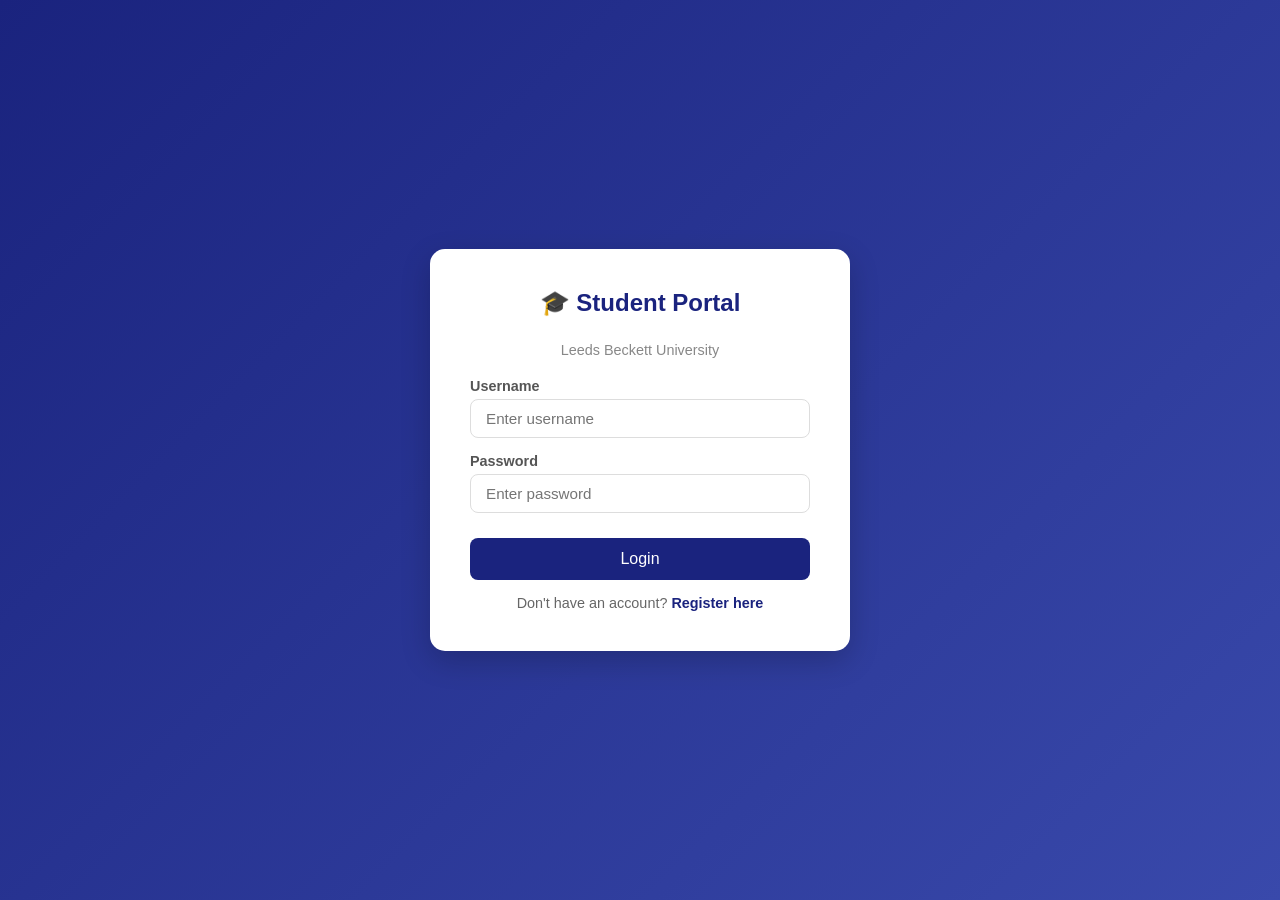
<file: student-portal-frontend/index.html>
<!DOCTYPE html>
<html lang="en">
<head>
    <meta charset="UTF-8">
    <meta name="viewport" content="width=device-width, initial-scale=1.0">
    <title>Student Portal — LBU</title>
    <link rel="stylesheet" href="style.css">
</head>
<body>

<div class="auth-container">
    <div class="auth-box">
        <h2>🎓 Student Portal</h2>
        <p style="text-align:center; color:#888; margin-bottom:20px; font-size:0.9rem;">Leeds Beckett University</p>

        <div id="alert" class="alert hidden"></div>

        <!-- LOGIN FORM -->
        <div id="loginForm">
            <div class="form-group">
                <label>Username</label>
                <input type="text" id="loginUsername" placeholder="Enter username">
            </div>
            <div class="form-group">
                <label>Password</label>
                <input type="password" id="loginPassword" placeholder="Enter password">
            </div>
            <button class="btn" onclick="login()">Login</button>
            <div class="toggle-link">
                Don't have an account? <span onclick="showRegister()">Register here</span>
            </div>
        </div>

        <!-- REGISTER FORM -->
        <div id="registerForm" class="hidden">
            <div class="form-group">
                <label>Username</label>
                <input type="text" id="regUsername" placeholder="Choose a username">
            </div>
            <div class="form-group">
                <label>Password</label>
                <input type="password" id="regPassword" placeholder="Choose a password">
            </div>
            <div class="form-group">
                <label>First Name</label>
                <input type="text" id="regFirstName" placeholder="Enter first name">
            </div>
            <div class="form-group">
                <label>Last Name</label>
                <input type="text" id="regLastName" placeholder="Enter last name">
            </div>
            <div class="form-group">
                <label>Email</label>
                <input type="email" id="regEmail" placeholder="Enter email">
            </div>
            <button class="btn" onclick="register()">Register</button>
            <button class="btn btn-secondary" onclick="showLogin()">Back to Login</button>
        </div>
    </div>
</div>

<script src="app.js"></script>
</body>
</html>
</file>
<file: student-portal-frontend/style.css>
* {
    margin: 0;
    padding: 0;
    box-sizing: border-box;
    font-family: 'Segoe UI', sans-serif;
}

body {
    background: #f0f2f5;
    color: #333;
}

.navbar {
    background: #1a237e;
    color: white;
    padding: 15px 30px;
    display: flex;
    justify-content: space-between;
    align-items: center;
}

.navbar h1 {
    font-size: 1.3rem;
}

.navbar button {
    background: #e53935;
    color: white;
    border: none;
    padding: 8px 16px;
    border-radius: 5px;
    cursor: pointer;
}

.container {
    max-width: 900px;
    margin: 30px auto;
    padding: 0 20px;
}

.card {
    background: white;
    border-radius: 10px;
    padding: 25px;
    margin-bottom: 20px;
    box-shadow: 0 2px 8px rgba(0,0,0,0.1);
}

.card h2 {
    color: #1a237e;
    margin-bottom: 20px;
    border-bottom: 2px solid #e8eaf6;
    padding-bottom: 10px;
}

.auth-container {
    min-height: 100vh;
    display: flex;
    align-items: center;
    justify-content: center;
    background: linear-gradient(135deg, #1a237e, #3949ab);
}

.auth-box {
    background: white;
    padding: 40px;
    border-radius: 15px;
    width: 100%;
    max-width: 420px;
    box-shadow: 0 10px 30px rgba(0,0,0,0.2);
}

.auth-box h2 {
    text-align: center;
    color: #1a237e;
    margin-bottom: 25px;
    font-size: 1.5rem;
}

.form-group {
    margin-bottom: 15px;
}

.form-group label {
    display: block;
    margin-bottom: 5px;
    font-weight: 600;
    color: #555;
    font-size: 0.9rem;
}

.form-group input {
    width: 100%;
    padding: 10px 15px;
    border: 1px solid #ddd;
    border-radius: 8px;
    font-size: 0.95rem;
    transition: border-color 0.3s;
}

.form-group input:focus {
    outline: none;
    border-color: #3949ab;
}

.btn {
    width: 100%;
    padding: 12px;
    background: #1a237e;
    color: white;
    border: none;
    border-radius: 8px;
    font-size: 1rem;
    cursor: pointer;
    margin-top: 10px;
    transition: background 0.3s;
}

.btn:hover {
    background: #3949ab;
}

.btn-secondary {
    background: white;
    color: #1a237e;
    border: 1px solid #1a237e;
    margin-top: 8px;
}

.btn-secondary:hover {
    background: #e8eaf6;
}

.btn-small {
    width: auto;
    padding: 8px 16px;
    font-size: 0.85rem;
    margin-top: 0;
    border-radius: 5px;
}

.btn-enrol {
    background: #2e7d32;
}

.btn-enrol:hover {
    background: #43a047;
}

.toggle-link {
    text-align: center;
    margin-top: 15px;
    font-size: 0.9rem;
    color: #666;
}

.toggle-link span {
    color: #1a237e;
    cursor: pointer;
    font-weight: 600;
}

.toggle-link span:hover {
    text-decoration: underline;
}

.alert {
    padding: 12px 15px;
    border-radius: 8px;
    margin-bottom: 15px;
    font-size: 0.9rem;
}

.alert-success {
    background: #e8f5e9;
    color: #2e7d32;
    border: 1px solid #a5d6a7;
}

.alert-error {
    background: #ffebee;
    color: #c62828;
    border: 1px solid #ef9a9a;
}

table {
    width: 100%;
    border-collapse: collapse;
    margin-top: 10px;
}

th {
    background: #e8eaf6;
    color: #1a237e;
    padding: 12px;
    text-align: left;
    font-size: 0.9rem;
}

td {
    padding: 12px;
    border-bottom: 1px solid #eee;
    font-size: 0.9rem;
}

tr:hover {
    background: #f5f5f5;
}

.tabs {
    display: flex;
    gap: 10px;
    margin-bottom: 20px;
    flex-wrap: wrap;
}

.tab {
    padding: 10px 20px;
    background: white;
    border: 2px solid #e8eaf6;
    border-radius: 8px;
    cursor: pointer;
    font-size: 0.9rem;
    color: #555;
    transition: all 0.3s;
}

.tab.active {
    background: #1a237e;
    color: white;
    border-color: #1a237e;
}

.tab:hover:not(.active) {
    border-color: #3949ab;
    color: #1a237e;
}

.section {
    display: none;
}

.section.active {
    display: block;
}

.graduation-card {
    text-align: center;
    padding: 30px;
}

.graduation-card .status {
    font-size: 3rem;
    margin-bottom: 15px;
}

.graduation-card h3 {
    font-size: 1.3rem;
    margin-bottom: 10px;
}

.eligible {
    color: #2e7d32;
}

.not-eligible {
    color: #c62828;
}

.profile-grid {
    display: grid;
    grid-template-columns: 1fr 1fr;
    gap: 15px;
}

.hidden {
    display: none;
}
</file>
